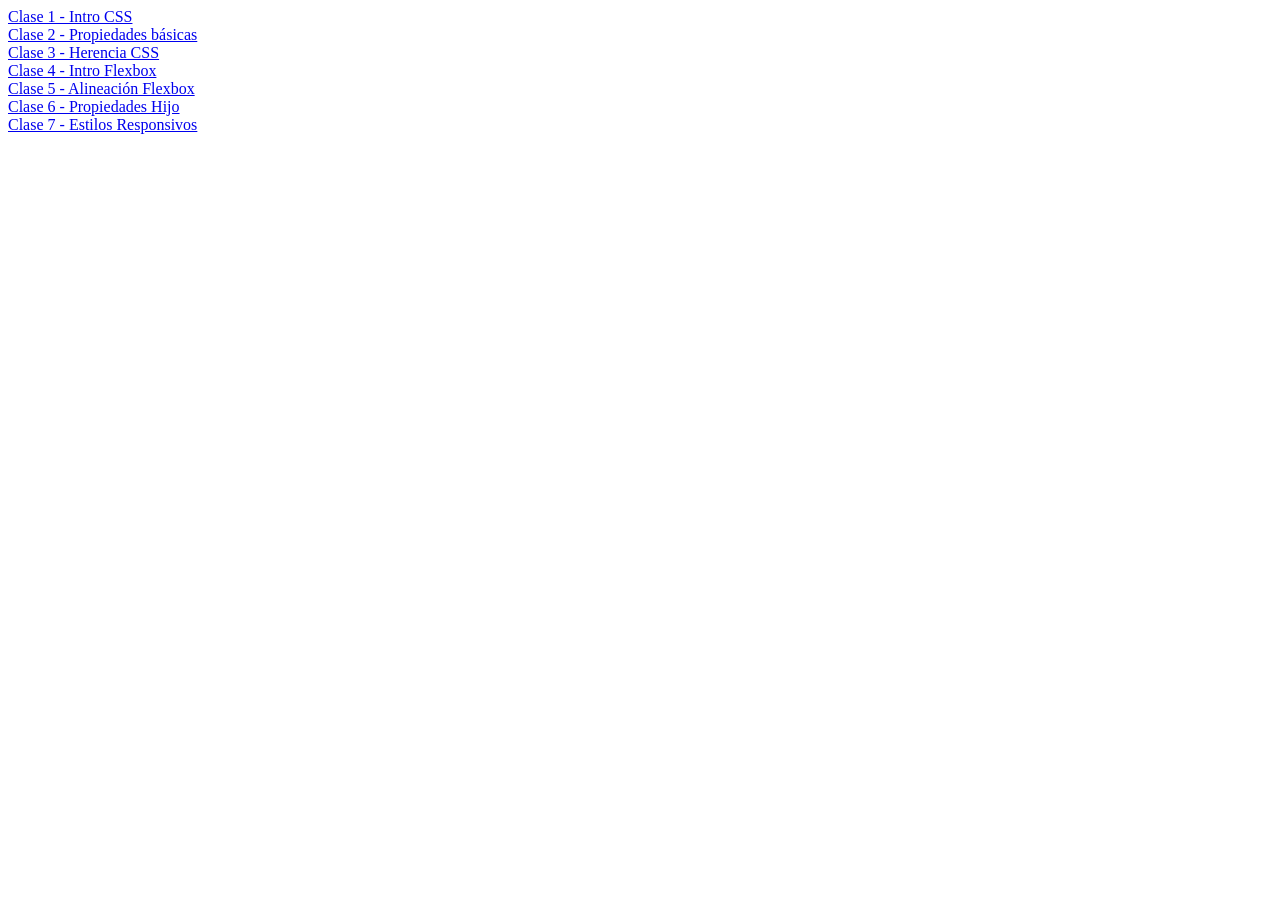
<file: index.html>
<!DOCTYPE html>
<html lang="en">
<head>
    <meta charset="UTF-8">
    <meta name="viewport" content="width=device-width, initial-scale=1.0">
    <title>Document</title>
</head>
<body>
    
  <a href="./01-intro-css/index.html">Clase 1 - Intro CSS</a>
  <br>
  <a href="./02-propiedades-basicas-css">Clase 2 - Propiedades básicas</a>
  <br>
  <a href="./03-herencia-css">Clase 3 - Herencia CSS</a>
  <br>
  <a href="./04-intro-flexbox/">Clase 4 - Intro Flexbox</a>
  <br>
  <a href="./05-alineacion-flexbox/">Clase 5 - Alineación Flexbox</a>
  <br>
  <a href="./06-propiedades-hijo/">Clase 6 - Propiedades Hijo</a>
  <br>
  <a href="./07-estilos-responsivos/">Clase 7 - Estilos Responsivos</a>

</body>
</html>
</file>
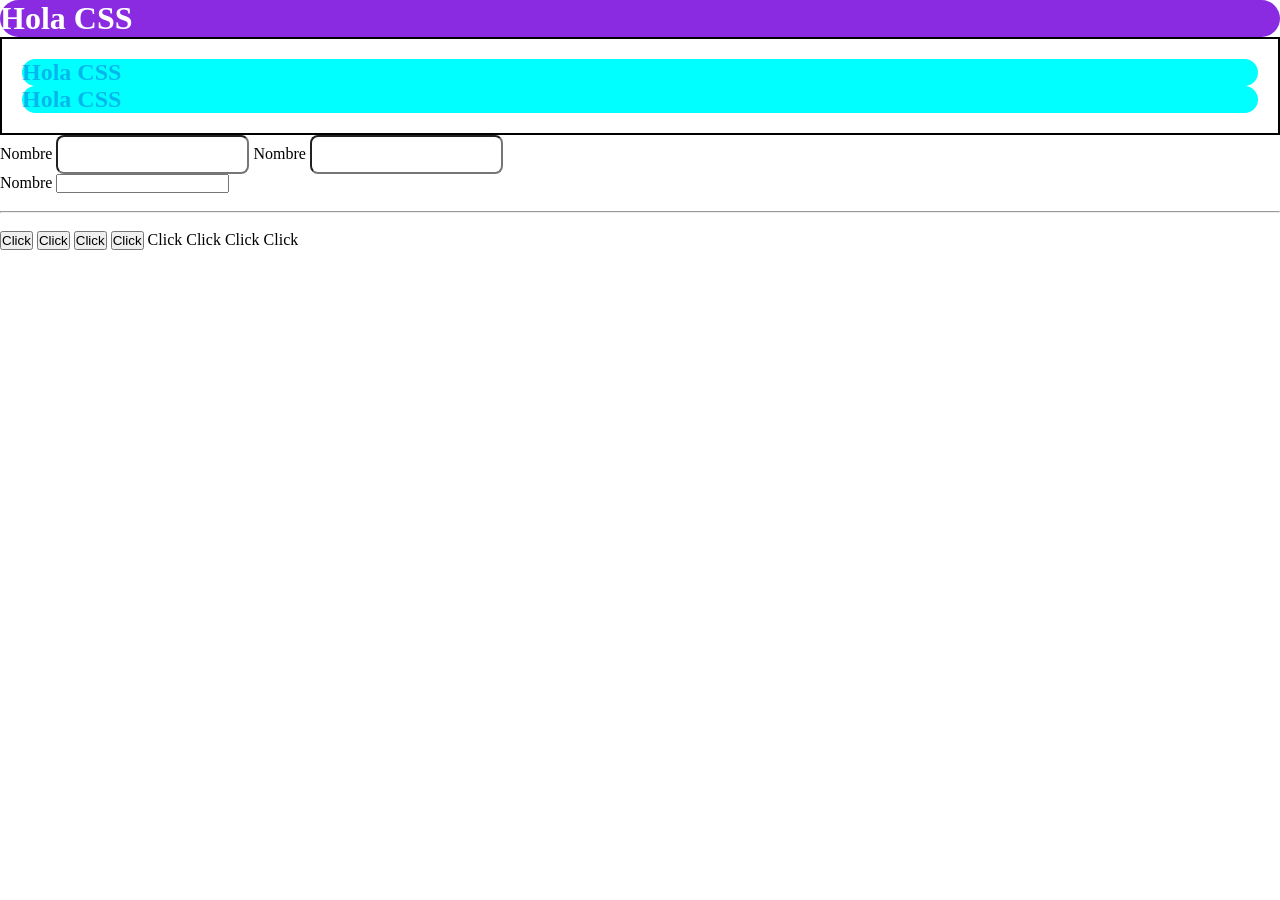
<file: 01-intro-css/index.html>
<!DOCTYPE html>
<html lang="en">
<head>
  <meta charset="UTF-8">
  <meta name="viewport" content="width=device-width, initial-scale=1.0">
  <title>Intro a CSS</title>
  <!-- Forma 3: Más efectiva -->
  <link rel="stylesheet" href="./style.css">

  <!-- Forma 1: CSS interno -->
  <style>
    h1{
      background-color: blueviolet;
    }
  </style>
</head>
<body>

  <!-- Forma 2: CSS Inline -->
  <h1 style="color: white">Hola CSS</h1>
  <section id="destacados">
    <h1 class="bg-aqua color-blue">Hola CSS</h1>
    <h1 class="bg-aqua color-blue">Hola CSS</h1>
  </section>

  <!-- Estructura para selector avanzado -->

  <form class="form-registro">
    <div class="datos-persona">
      <label for="">Nombre</label>
      <input type="text" class="input-nombre">
    </div>
    <div class="datos-persona">
      <label for="">Nombre</label>
      <input type="text" class="input-nombre">
    </div>
  </form>

  <form class="form-registro">
    <div class="datos-mascota">
      <label for="">Nombre</label>
      <input type="text" class="input-nombre">
    </div>
  </form>

  <br>
  <hr>
  <br>

  <button>Click</button>
  <button>Click</button>
  <button>Click</button>
  <button>Click</button>

  <p>Click</p>
  <p>Click</p>
  <p>Click</p>
  <p>Click</p>



  
</body>
</html>
</file>
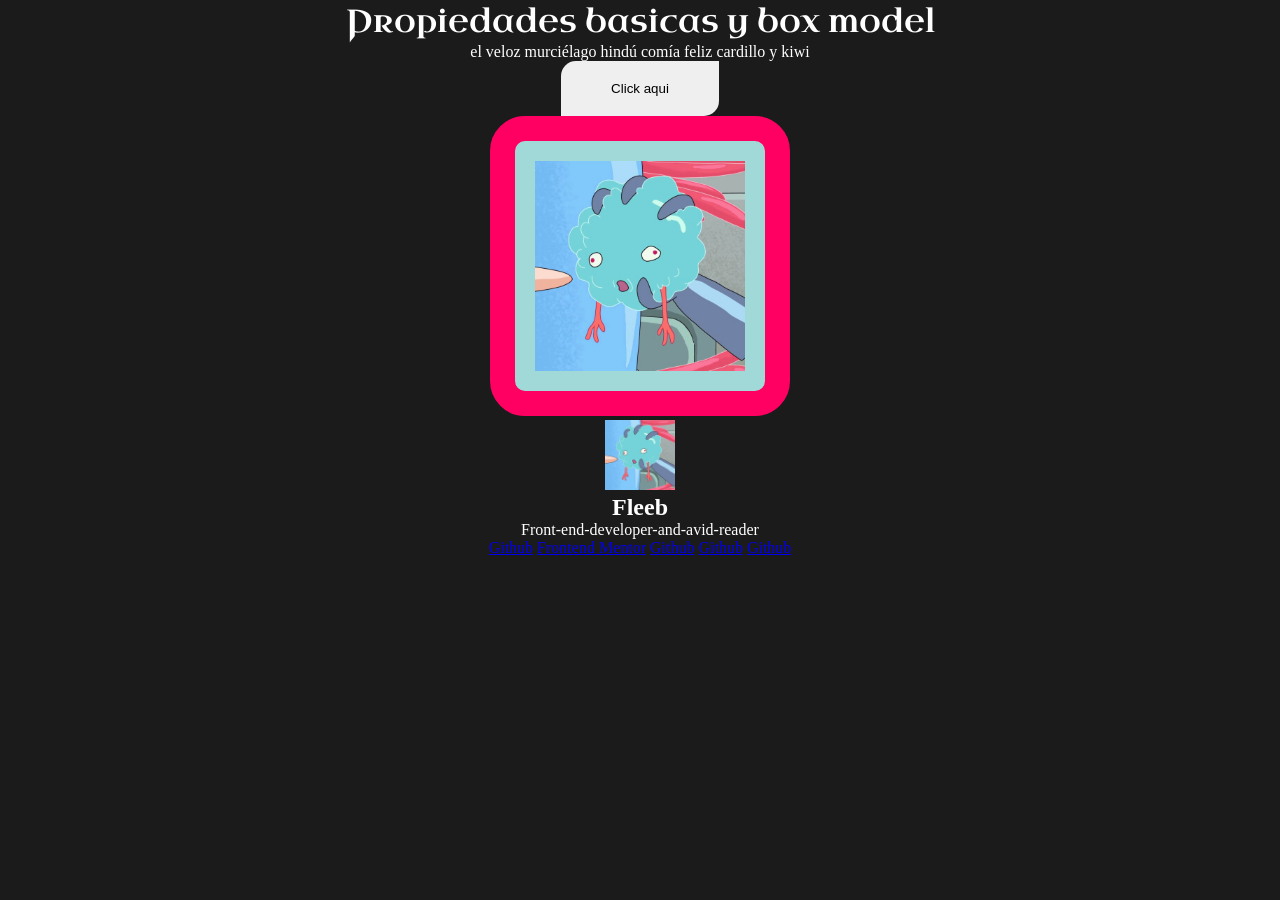
<file: 02-propiedades-basicas-css/index.html>
<!doctype html>
<html lang="en">
  <head>
    <meta charset="UTF-8" />
    <meta name="viewport" content="width=device-width, initial-scale=1.0" />
    <title>Document</title>
    <link rel="preconnect" href="https://fonts.googleapis.com" />
    <link rel="preconnect" href="https://fonts.gstatic.com" crossorigin />
    <link
      href="https://fonts.googleapis.com/css2?family=Uncial+Antiqua&display=swap"
      rel="stylesheet"
    />
    <link rel="stylesheet" href="./style.css" />
  </head>
  <body>
    <h1 class="titulo">Propiedades basicas y box model</h1>
    <p>el veloz murciélago hindú comía feliz cardillo y kiwi</p>

    <div class="btn-box">
        <button>Click aqui</button>
    </div>

    <div id="portada">
        <img src="./assets/126.jpeg" alt="Fleeb">
    </div>


    <div class="user-card">
        <div class="user-card-info">
            <img src="./assets/126.jpeg" width="70" alt="Fleeb">
            <h2>Fleeb</h2>
            <p>Front-end-developer-and-avid-reader</p>
        </div>
        <div class="user-card-nav">
            <a href="..." class="btn-link">Github</a>
            <a href="..." class="btn-link">Frontend Mentor</a>
            <a href="..." class="btn-link">Github</a>
            <a href="..." class="btn-link">Github</a>
            <a href="..." class="btn-link">Github</a>
        </div>
    </div>
  </body>
</html>
</file>
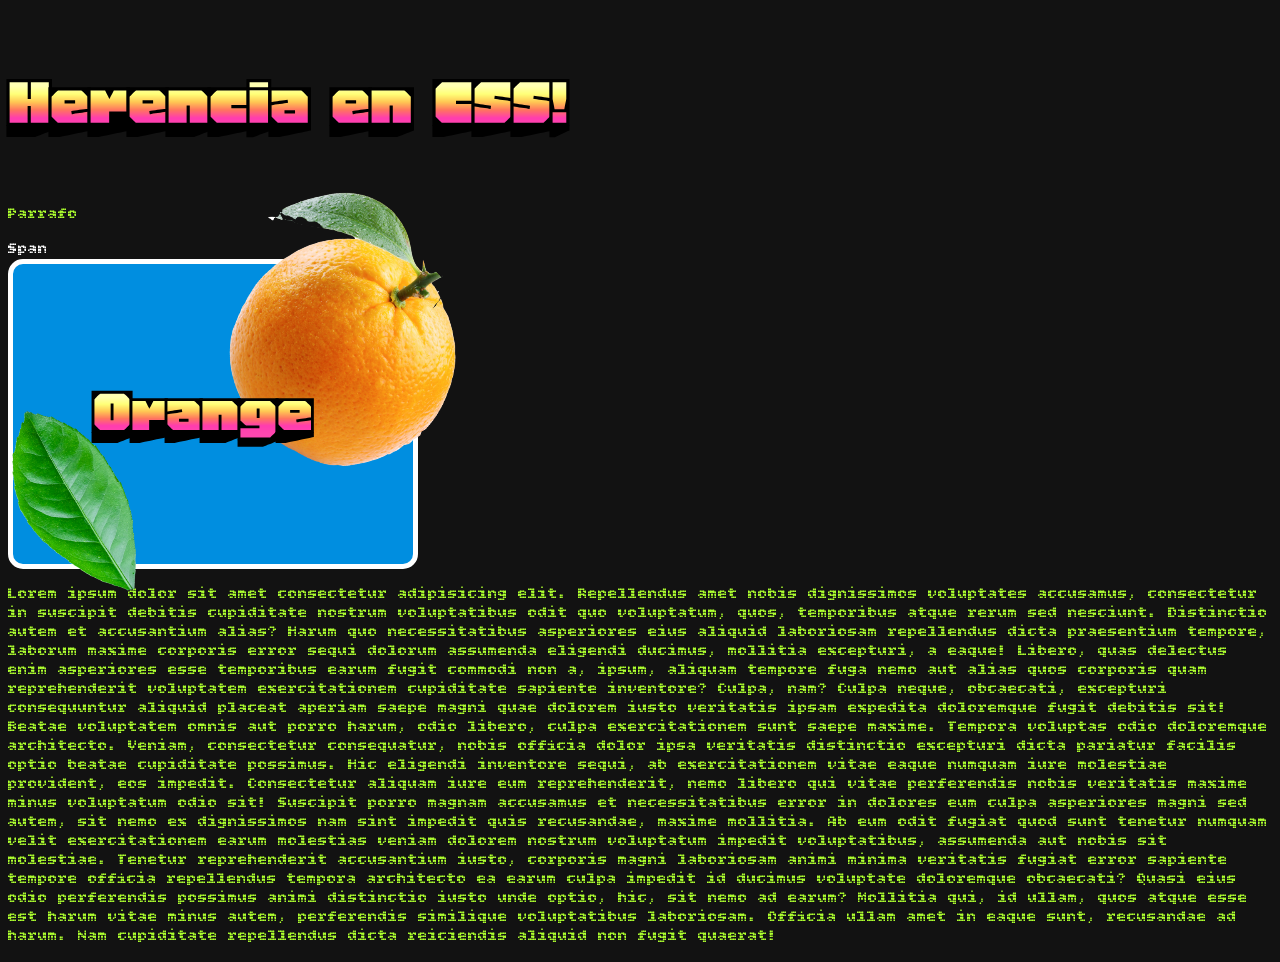
<file: 03-herencia-css/index.html>
<!DOCTYPE html>
<html lang="en">
<head>
    <meta charset="UTF-8">
    <meta name="viewport" content="width=device-width, initial-scale=1.0">
    <title>Herencia en CSS</title>
    <link rel="stylesheet" href="style.css">

    <link rel="preconnect" href="https://fonts.googleapis.com">
<link rel="preconnect" href="https://fonts.gstatic.com" crossorigin>
<link href="https://fonts.googleapis.com/css2?family=Bitcount:wght@100..900&display=swap" rel="stylesheet">

<link rel="preconnect" href="https://fonts.googleapis.com">
<link rel="preconnect" href="https://fonts.gstatic.com" crossorigin>
<link href="https://fonts.googleapis.com/css2?family=Honk:MORF@15&display=swap" rel="stylesheet">
</head>

<body>
    
    <h1>Herencia en CSS!</h1>

    <p class="p" id="miParrafo">Parrafo</p>
    <span>Span</span>

    <div class="parent">
        <h1>Orange</h1>
        <img class="orange" src="./assets/orange.png" alt="" width="150">
        <img class="leaf" src="./assets/leaf.webp" alt="" width="150">
    </div>

    <p>Lorem ipsum dolor sit amet consectetur adipisicing elit. Repellendus amet nobis dignissimos voluptates accusamus, consectetur in suscipit debitis cupiditate nostrum voluptatibus odit quo voluptatum, quos, temporibus atque rerum sed nesciunt. Distinctio autem et accusantium alias? Harum quo necessitatibus asperiores eius aliquid laboriosam repellendus dicta praesentium tempore, laborum maxime corporis error sequi dolorum assumenda eligendi ducimus, mollitia excepturi, a eaque! Libero, quas delectus enim asperiores esse temporibus earum fugit commodi non a, ipsum, aliquam tempore fuga nemo aut alias quos corporis quam reprehenderit voluptatem exercitationem cupiditate sapiente inventore? Culpa, nam? Culpa neque, obcaecati, excepturi consequuntur aliquid placeat aperiam saepe magni quae dolorem iusto veritatis ipsam expedita doloremque fugit debitis sit! Beatae voluptatem omnis aut porro harum, odio libero, culpa exercitationem sunt saepe maxime. Tempora voluptas odio doloremque architecto. Veniam, consectetur consequatur, nobis officia dolor ipsa veritatis distinctio excepturi dicta pariatur facilis optio beatae cupiditate possimus. Hic eligendi inventore sequi, ab exercitationem vitae eaque numquam iure molestiae provident, eos impedit. Consectetur aliquam iure eum reprehenderit, nemo libero qui vitae perferendis nobis veritatis maxime minus voluptatum odio sit! Suscipit porro magnam accusamus et necessitatibus error in dolores eum culpa asperiores magni sed autem, sit nemo ex dignissimos nam sint impedit quis recusandae, maxime mollitia. Ab eum odit fugiat quod sunt tenetur numquam velit exercitationem earum molestias veniam dolorem nostrum voluptatum impedit voluptatibus, assumenda aut nobis sit molestiae. Tenetur reprehenderit accusantium iusto, corporis magni laboriosam animi minima veritatis fugiat error sapiente tempore officia repellendus tempora architecto ea earum culpa impedit id ducimus voluptate doloremque obcaecati? Quasi eius odio perferendis possimus animi distinctio iusto unde optio, hic, sit nemo ad earum? Mollitia qui, id ullam, quos atque esse est harum vitae minus autem, perferendis similique voluptatibus laboriosam. Officia ullam amet in eaque sunt, recusandae ad harum. Nam cupiditate repellendus dicta reiciendis aliquid non fugit quaerat!</p>


</body>
</html>
</file>
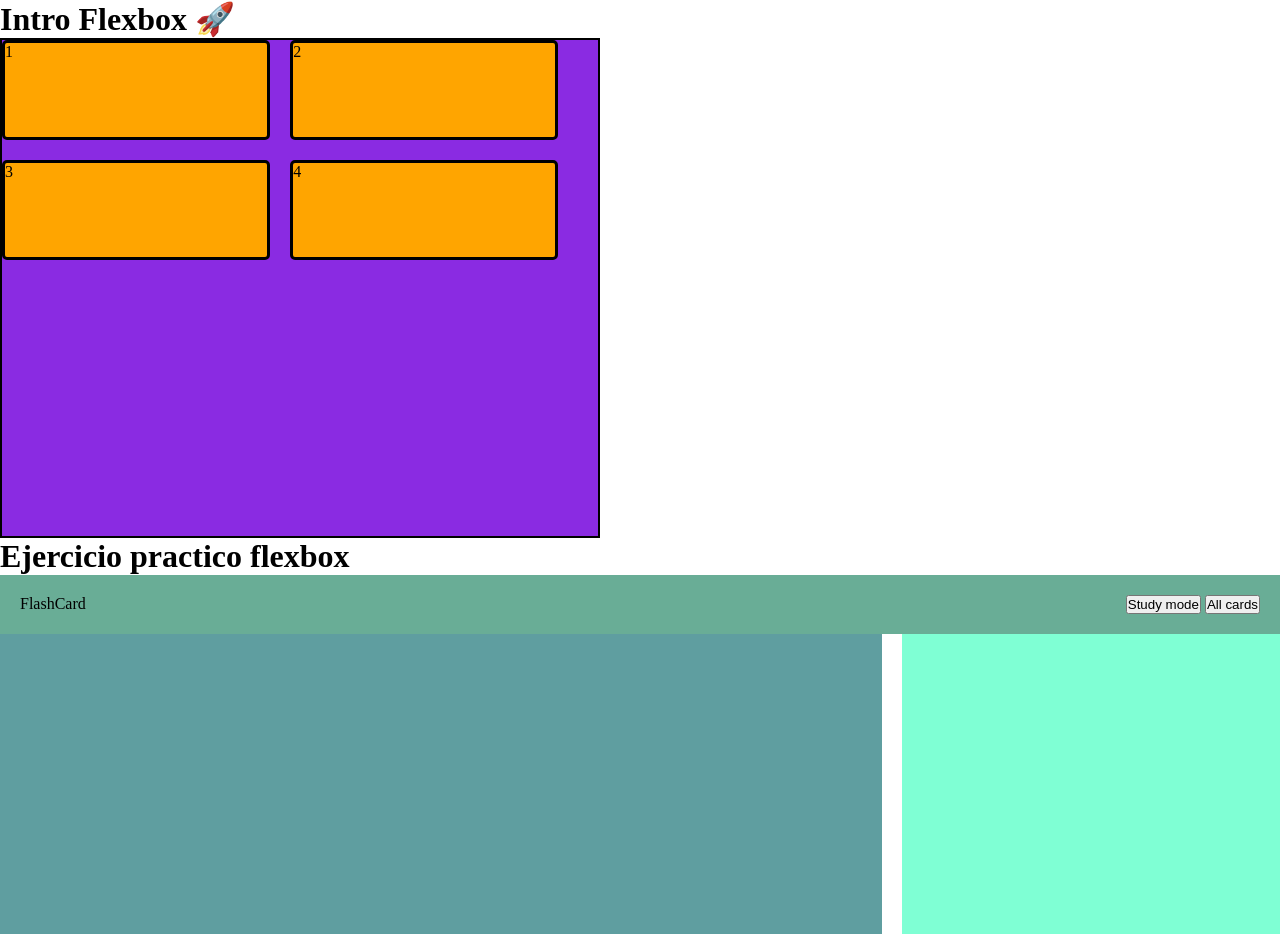
<file: 04-intro-flexbox/index.html>
<!DOCTYPE html>
<html lang="en">
<head>
    <meta charset="UTF-8">
    <meta name="viewport" content="width=device-width, initial-scale=1.0">
    <title>Intro Flexbox</title>
    <link rel="stylesheet" href="style.css">
</head>
<body>
    

    <h1>Intro Flexbox 🚀</h1>

    <div class="container">
        <div class="box">1</div>
        <div class="box">2</div>
        <div class="box">3</div>
        <div class="box">4</div>
    </div>

    <h1>Ejercicio practico flexbox</h1>

  <header>
    <div class="logo">FlashCard</div>
    <div class="botones">
      <button>Study mode</button>
      <button>All cards</button>
    </div>
  </header>

  <main>
    <div class="main-content"></div>
    <div class="statistics"></div>
  </main>

</body>
</html>
</file>
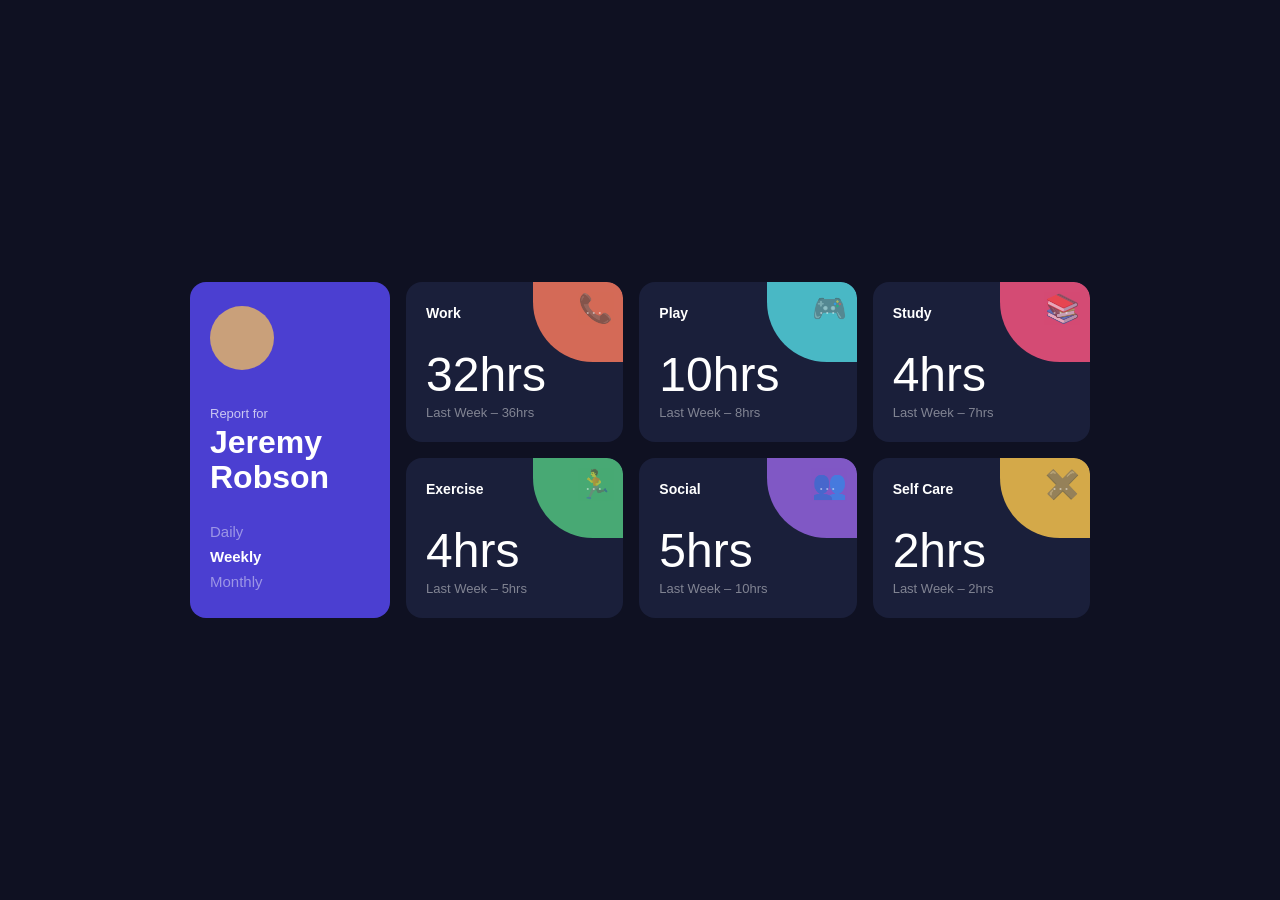
<file: 07-estilos-responsivos/index.html>
<!doctype html>
<html lang="en">

<head>
    <meta charset="UTF-8" />
    <meta name="viewport" content="width=device-width, initial-scale=1.0" />
    <title>Estilos Responsivos</title>
    <link rel="preconnect" href="https://fonts.googleapis.com" />
    <link rel="preconnect" href="https://fonts.gstatic.com" crossorigin />
    <link href="https://fonts.googleapis.com/css2?family=Chicle&family=Pirata+One&family=Rubik+Glitch&display=swap"
        rel="stylesheet" />
    <link rel="stylesheet" href="./style.css" />
</head>

<body>
    <div class="dashboard">
        <!-- Sidebar / Profile -->
        <div class="dashboard__sidebar">
            <div class="card card--profile">
                <div class="profile__avatar"></div>
                <p class="profile__label">Report for</p>
                <h1 class="profile__name">Jeremy Robson</h1>
                <ul class="profile__nav">
                    <li class="profile__nav-item">Daily</li>
                    <li class="profile__nav-item profile__nav-item--active">Weekly</li>
                    <li class="profile__nav-item">Monthly</li>
                </ul>
            </div>
        </div>

        <!-- Stats grid -->
        <div class="dashboard__grid">
            <!-- Work -->
            <div class="card card--stat card--work">
                <div class="card__accent"></div>
                <span class="card__accent-icon">📞</span>
                <div class="card__header">
                    <span class="card__title">Work</span>
                    <span class="card__menu">···</span>
                </div>
                <p class="card__value">32hrs</p>
                <p class="card__sub">Last Week – 36hrs</p>
            </div>

            <!-- Play -->
            <div class="card card--stat card--play">
                <div class="card__accent"></div>
                <span class="card__accent-icon">🎮</span>
                <div class="card__header">
                    <span class="card__title">Play</span>
                    <span class="card__menu">···</span>
                </div>
                <p class="card__value">10hrs</p>
                <p class="card__sub">Last Week – 8hrs</p>
            </div>

            <!-- Study -->
            <div class="card card--stat card--study">
                <div class="card__accent"></div>
                <span class="card__accent-icon">📚</span>
                <div class="card__header">
                    <span class="card__title">Study</span>
                    <span class="card__menu">···</span>
                </div>
                <p class="card__value">4hrs</p>
                <p class="card__sub">Last Week – 7hrs</p>
            </div>

            <!-- Exercise -->
            <div class="card card--stat card--exercise">
                <div class="card__accent"></div>
                <span class="card__accent-icon">🏃</span>
                <div class="card__header">
                    <span class="card__title">Exercise</span>
                    <span class="card__menu">···</span>
                </div>
                <p class="card__value">4hrs</p>
                <p class="card__sub">Last Week – 5hrs</p>
            </div>

            <!-- Social -->
            <div class="card card--stat card--social">
                <div class="card__accent"></div>
                <span class="card__accent-icon">👥</span>
                <div class="card__header">
                    <span class="card__title">Social</span>
                    <span class="card__menu">···</span>
                </div>
                <p class="card__value">5hrs</p>
                <p class="card__sub">Last Week – 10hrs</p>
            </div>

            <!-- Self Care -->
            <div class="card card--stat card--selfcare">
                <div class="card__accent"></div>
                <span class="card__accent-icon">✖️</span>
                <div class="card__header">
                    <span class="card__title">Self Care</span>
                    <span class="card__menu">···</span>
                </div>
                <p class="card__value">2hrs</p>
                <p class="card__sub">Last Week – 2hrs</p>
            </div>
        </div>
    </div>

    <!-- Ejemplo estructura para media queries -->

    <!--     <div class="container">
        <h1>Media Queries 👽</h1>
    </div> -->
</body>

</html>
</file>
<file: 01-intro-css/style.css>
*{
  margin: 0;
  padding: 0;
}

h1{
  border-radius: 30px;
}

.bg-aqua{
  background-color: aqua;
}
.color-blue{
  color: rgba(6, 84, 210, 0.425);
}

#destacados{
  border: 2px solid black;
  padding: 20px;
}

.form-registro .datos-persona{
  display: inline-block;
}

.form-registro .datos-persona .input-nombre{
  padding: 10px;
  border-radius: 8px;
}
.form-registro .datos-persona .input-nombre:focus{
  border: 2px solid tomato;
  background-color: aquamarine;
}

button{
  display: inline-block;
}
button:hover{
  background-color: tomato;
  color: #fff;
  border: none;
  padding: 10px;
  transition-duration: .5s;
}

p{
  display: inline-block;
}
</file>
<file: 02-propiedades-basicas-css/style.css>
*{
    margin: 0;
    padding: 0;
    box-sizing: border-box;
}

body{
    background-color: #1b1b1b;
    color: #fff;
    text-align: center;
}

.titulo{
    font-family: "Uncial Antiqua", cursive;
    font-size: 2rem;
    font-weight: 100;
    font-style: normal;
}

/* este es problematico */
/* p{
    background-color: #373737;
    text-align: center;
}
 */

.btn-box{
    text-align: center;
}

button{
    text-align: center;
    padding: 20px 50px;
    border-radius: 15px 0 15px 0;
    border: none;
}

#portada{
    text-align: center;
}

#portada img{
    border: 25px solid #ff0062;
    border-radius: 35px;
    padding: 20px;
    background-color: #a1d9d9;
    width: 300px;
}
</file>
<file: 03-herencia-css/style.css>
body{
  background-color: #121212;
  color: white;
  font-family: "Bitcount", sans-serif;
}

h1{
    font-family: "Honk", system-ui;
  font-optical-sizing: auto;
  font-weight: 400;
  font-style: normal;
  font-variation-settings:
    "MORF" 15,
    "SHLN" 50;;
    font-size: 80px;
}

#miParrafo{color: blueviolet;}
.p{color: orange;}
p{color: greenyellow !important;
  font-family: "Bitcount", system-ui;
  font-optical-sizing: auto;
  font-weight: 400;
  font-style: normal;
  font-variation-settings:
    "slnt" 0,
    "CRSV" 0.5,
    "ELSH" 0,
    "ELXP" 0;
}

.parent{
  background-color: rgb(0, 142, 224);
  width: 400px;
  height: 300px;
  border: 5px solid white;
  border-radius: 15px;
  position: sticky;
  top: 0;
}
.parent h1{
  position: absolute;
  font-size: 4.5rem;
  left: 20%;
  bottom: 20%;
  z-index: 2;
}
.parent img{
  position: absolute;
}
.orange{
  right: 0;
  top: -24%;
  right: -20%;
  z-index: 1;
  width: 300px;
  transform: rotate(32deg);
}
.leaf{
  bottom: -20%;
  left: -3%;
  z-index: 3;
  transform: rotate(-32deg);
}
</file>
<file: 04-intro-flexbox/style.css>
*{
    margin: 0;
    padding: 0;
    box-sizing: border-box;
}

/* este es el padre */
.container{
    display: flex;
    flex-direction: row;
    flex-wrap: wrap;
    justify-content: flex-start;
    align-items: flex-start;
    align-content: flex-start;
    gap: 20px;

    background-color: blueviolet;
    border: 2px solid black;
    width: 600px;
    height: 500px;
}

/* estos son los hijos */
.box{
    width: 45%;
    /* para que el stretch y flex-start del container funcione tienes que quitar el height */
    height: 100px;
    background-color: orange;
    border: 3px solid black;
    border-radius: 5px;
}

/* alt + shift + a comentar */

/* Estilos header */

header {
  background-color: rgb(105, 173, 150);
  display: flex;
  padding: 20px;
  justify-content: space-between;
}
main {
  display: flex;
  gap: 20px;
}
.main-content {
  width: 70%;
  height: 300px;
  background-color: cadetblue;
}
.statistics {
  width: 30%;
  height: 300px;
  background-color:aquamarine;
}
</file>
<file: 07-estilos-responsivos/style.css>
/* ── Variables ─────────────────────────────────────── */
   :root {
       --color-bg: #0f1122;
       --color-surface: #1a1f3a;
       --color-profile: #4b3fd1;

       --color-work: #e8735a;
       --color-play: #4ec9d4;
       --color-study: #e8507a;
       --color-exercise: #4db87a;
       --color-social: #8b5fd4;
       --color-selfcare: #e8b84b;

       --text-primary: #ffffff;
       --text-muted: rgba(255, 255, 255, 0.45);
       --text-label: rgba(255, 255, 255, 0.6);

       --radius-card: 16px;
       --gap: 16px;

       --font: 'Barlow', sans-serif;
   }

   /* ── Reset ─────────────────────────────────────────── */
   *,
   *::before,
   *::after {
       box-sizing: border-box;
       margin: 0;
       padding: 0;
   }

   /* ── Base ──────────────────────────────────────────── */
   body {
       background: var(--color-bg);
       font-family: var(--font);
       color: var(--text-primary);
       min-height: 100vh;
       display: flex;
       align-items: center;
       justify-content: center;
       padding: 32px;
   }

   /* ── Layout ────────────────────────────────────────── */
   .dashboard {
       display: flex;
       gap: var(--gap);
       max-width: 900px;
       width: 100%;
   }

   .dashboard__sidebar {
       flex: 0 0 200px;
   }

   .dashboard__grid {
       flex: 1;
       display: flex;
       flex-wrap: wrap;
       gap: var(--gap);
   }

   .dashboard__grid .card--stat {
       flex: 1 1 calc(33.333% - var(--gap));
   }

   /* ── Card base ─────────────────────────────────────── */
   .card {
       background: var(--color-surface);
       border-radius: var(--radius-card);
       overflow: hidden;
       position: relative;
   }

   /* ── Profile card ──────────────────────────────────── */
   .card--profile {
       background: var(--color-profile);
       display: flex;
       flex-direction: column;
       padding: 24px 20px 28px;
       height: 100%;
   }

   .profile__avatar {
       width: 64px;
       height: 64px;
       border-radius: 50%;
       background: #c9a07a;
       overflow: hidden;
       margin-bottom: auto;
       flex-shrink: 0;
   }

   .profile__avatar img {
       width: 100%;
       height: 100%;
       object-fit: cover;
   }

   .profile__label {
       font-size: 13px;
       font-weight: 300;
       color: rgba(255, 255, 255, 0.7);
       margin-top: 24px;
       margin-bottom: 4px;
   }

   .profile__name {
       font-size: 32px;
       font-weight: 700;
       line-height: 1.1;
       margin-bottom: 28px;
   }

   .profile__nav {
       display: flex;
       flex-direction: column;
       gap: 8px;
       list-style: none;
   }

   .profile__nav-item {
       font-size: 15px;
       font-weight: 300;
       color: var(--text-muted);
       cursor: pointer;
   }

   .profile__nav-item--active {
       font-weight: 700;
       color: var(--text-primary);
   }

   /* ── Stat card ─────────────────────────────────────── */
   .card--stat {
       display: flex;
       flex-direction: column;
       padding: 20px 20px 22px;
       min-height: 160px;
   }

   .card__accent {
       position: absolute;
       top: 0;
       right: 0;
       width: 90px;
       height: 80px;
       border-radius: 0 var(--radius-card) 0 60px;
       opacity: 0.9;
   }

   .card__accent-icon {
       position: absolute;
       top: 10px;
       right: 10px;
       font-size: 28px;
       opacity: 0.55;
   }

   .card__header {
       display: flex;
       align-items: center;
       justify-content: space-between;
       position: relative;
       z-index: 1;
       margin-bottom: auto;
   }

   .card__title {
       font-size: 14px;
       font-weight: 700;
       color: var(--text-primary);
   }

   .card__menu {
       font-size: 18px;
       color: var(--text-muted);
       cursor: pointer;
       letter-spacing: 1px;
   }

   .card__value {
       font-size: 48px;
       font-weight: 700;
       line-height: 1;
       margin-bottom: 6px;
   }

   .card__sub {
       font-size: 13px;
       font-weight: 300;
       color: var(--text-muted);
   }

   /* ── Accent colors per category ────────────────────── */
   .card--work .card__accent {
       background: var(--color-work);
   }

   .card--play .card__accent {
       background: var(--color-play);
   }

   .card--study .card__accent {
       background: var(--color-study);
   }

   .card--exercise .card__accent {
       background: var(--color-exercise);
   }

   .card--social .card__accent {
       background: var(--color-social);
   }

   .card--selfcare .card__accent {
       background: var(--color-selfcare);
   }



   /* Estilos card website tablet */
   @media screen and (max-width: 815px) {
       .dashboard {
           flex-direction: column;
       }
   }

   /* Estilos card website mobile */
   @media screen and (max-width: 575px) {
       .dashboard__grid .card--stat {
           flex: unset;
       }

       .card--stat {
           width: 100%;
       }
   }

   .card__value {
       font-weight: lighter;
   }



   /* *{
    margin: 0;
    padding: 0;
    box-sizing: border-box;
}

 /* Estilos Desktop */
   /* .container{
    display: flex;
    justify-content: center;
    align-items: center;
    height: 100vh;
    background-color: blueviolet;
    color: white;
    font-family: "Pirata One", system-ui;
} */

   /* Estilos Tablet */
   /* @media screen and (max-width: 960px) {
    .container{
        background-color: coral;
        font-family: "Rubik Glitch", system-ui;
    }
} */

   /* Estilos Móvil */
   /* @media screen and (max-width: 520px) {
    .container{
        background-color: rgb(175, 255, 159);
        font-family: "Chicle", system-ui;
    }
}  */
</file>
